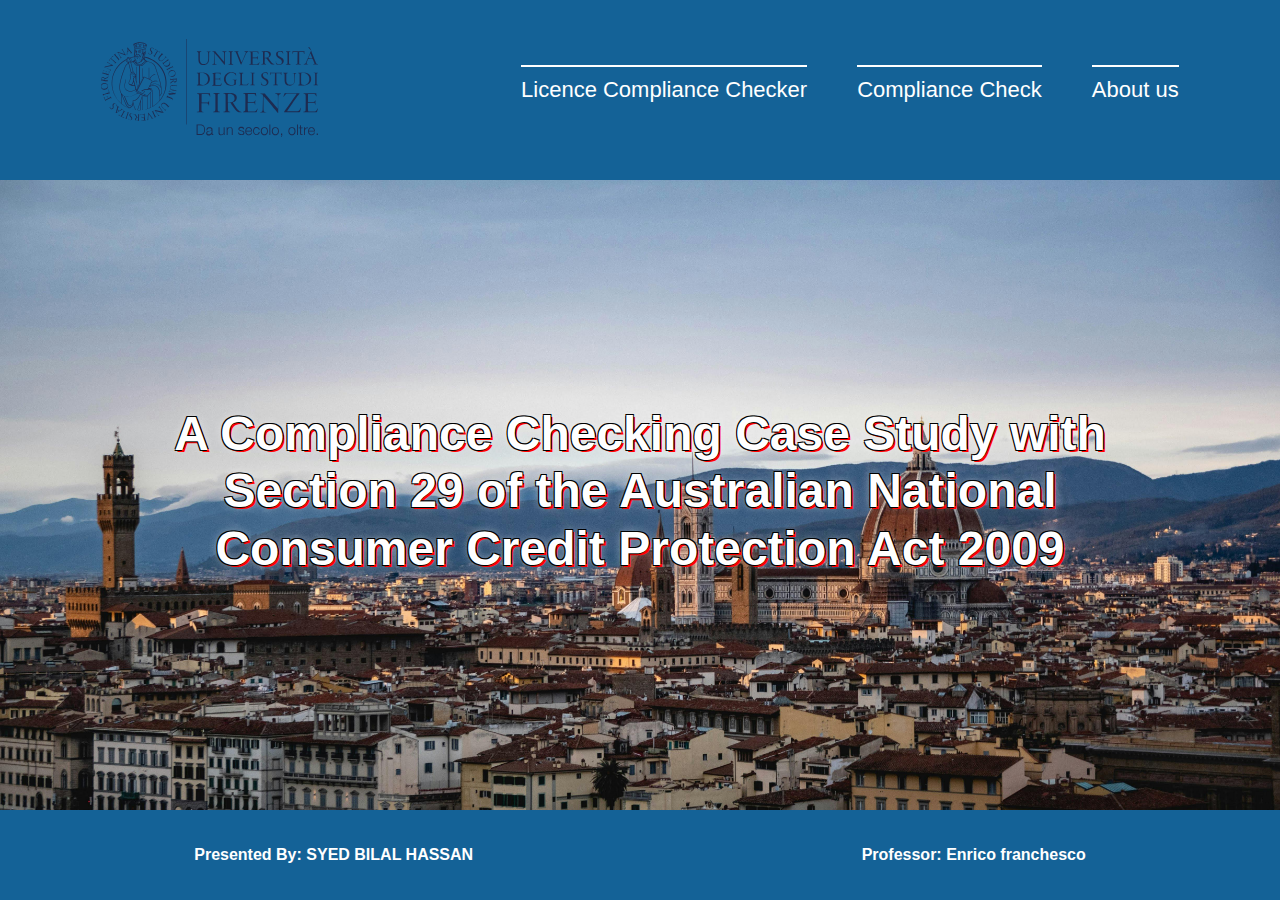
<file: index.html>
<!DOCTYPE html>
<html lang="en">

<head>
  <meta charset="UTF-8" />
  <meta name="viewport" content="width=device-width, initial-scale=1.0">
  <title>Credit Licence Compliance Checker</title>
  <link rel="stylesheet" href="style.css">
</head>

<body>

  <navbar class="navbar">
    <div class="logo">
      <a href="./index.html"><img src="./logo.svg" alt="Logo" /></a>
    </div>
    <div class="nav-links">
      <span class="navliks"><a class="link" href="./compliance-checker.html">Licence Compliance Checker</a></span>
      <span class="navliks"><a class="link" href="./compliance-check.html">Compliance Check</a></span>
      <span class="navliks"><a class="link" href="./about.html">About us</a></span>
    </div>
  </navbar>
  <main class="header">
    <h1 class="project-title">A Compliance Checking Case Study with Section 29 of the Australian National Consumer Credit Protection Act 2009</h1>
  </main>
  <footer>
    <div>
      <h4> Presented By: <span>SYED BILAL HASSAN</span></h4>
    </div>
    <div>
      <h4>Professor: <span>Enrico franchesco</span></h4>
    </div>
  </footer>

  <script src="index.js"></script>

</body>

</html>
</file>
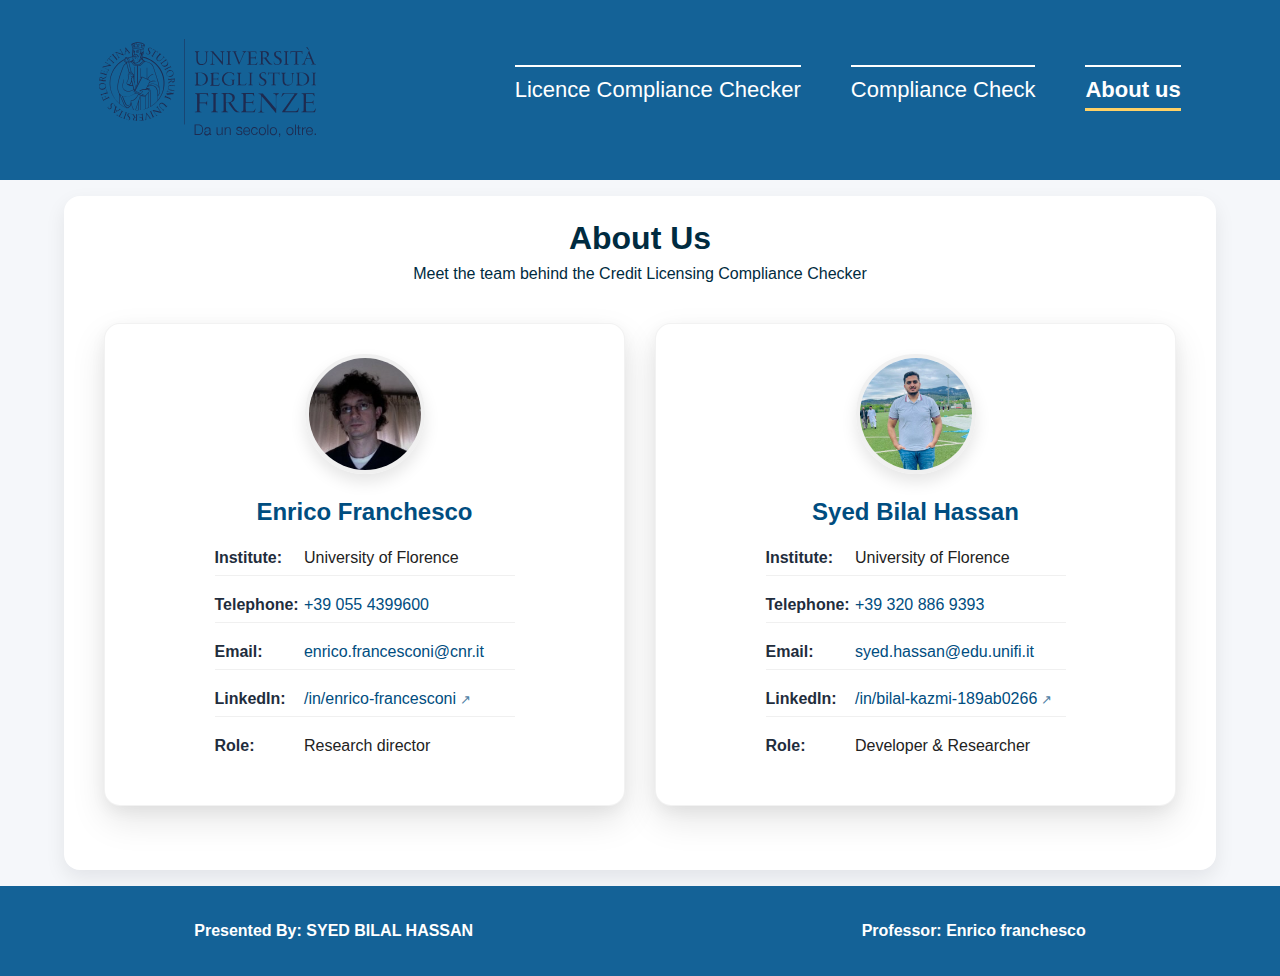
<file: about.html>
<!DOCTYPE html>
<html lang="en">

<head>
  <meta charset="UTF-8" />
  <meta name="viewport" content="width=device-width, initial-scale=1.0">
  <title>About Us - Credit Licensing Compliance Checker</title>
  <link rel="stylesheet" href="style.css">
</head>

<body>

  <navbar class="navbar">
    <div class="logo">
      <a href="./index.html"><img src="./logo.svg" alt="Logo" /></a>
    </div>
    <div class="nav-links">
      <span class="navliks"><a class="link" href="./compliance-checker.html">Licence Compliance Checker</a></span>
      <span class="navliks"><a class="link" href="./compliance-check.html">Compliance Check</a></span>
      <span class="navliks"><a class="link active" href="./about.html">About us</a></span>
    </div>
  </navbar>

  <main class="container">
    <header>
      <h1>About Us</h1>
      <p class="subtitle">Meet the team behind the Credit Licensing Compliance Checker</p>
    </header>

    <div class="about-container">
      <section class="profile-card professor-card">
        <div class="profile-image">
          <img src="./professor.jpeg" alt="Enrico Franchesco" />
        </div>
        <div class="profile-info">
          <h2>Enrico Franchesco</h2>
          <div class="profile-details">
            <div class="detail-item">
              <strong>Institute:</strong> University of Florence
            </div>
            <div class="detail-item">
              <strong>Telephone:</strong> <a href="tel:+390554399600">+39 055 4399600</a>
            </div>
            <div class="detail-item">
              <strong>Email:</strong> <a href="mailto:enrico.francesconi@cnr.it">enrico.francesconi@cnr.it</a>
            </div>
            <div class="detail-item">
              <strong>LinkedIn:</strong> <a href="https://www.linkedin.com/in/enrico-francesconi-4754958/" target="_blank" rel="noopener noreferrer">  /in/enrico-francesconi</a>
            </div>
            <div class="detail-item">
              <strong>Role:</strong> Research director
            </div>
          </div>
        </div>
      </section>

      <section class="profile-card student-card">
        <div class="profile-image">
          <img src="./student.jpeg" alt="Syed Bilal Hassan" />
        </div>
        <div class="profile-info">
          <h2>Syed Bilal Hassan</h2>
          <div class="profile-details">
            <div class="detail-item">
              <strong>Institute:</strong> University of Florence
            </div>
            <div class="detail-item">
              <strong>Telephone:</strong> <a href="tel:+393208869393">+39 320 886 9393</a>
            </div>
            <div class="detail-item">
              <strong>Email:</strong> <a href="mailto:syed.hassan@edu.unifi.it">syed.hassan@edu.unifi.it</a>
            </div>
            <div class="detail-item">
              <strong>LinkedIn:</strong> <a href="https://www.linkedin.com/in/bilal-kazmi-189ab0266/" target="_blank" rel="noopener noreferrer"> /in/bilal-kazmi-189ab0266</a>
            </div>
            <div class="detail-item">
              <strong>Role:</strong> Developer & Researcher
            </div>
          </div>
        </div>
      </section>
    </div>

  </main>

  <footer>
    <div>
      <h4> Presented By: <span>SYED BILAL HASSAN</span></h4>
    </div>
    <div>
      <h4>Professor: <span>Enrico franchesco</span></h4>
    </div>
  </footer>

</body>

</html>
</file>
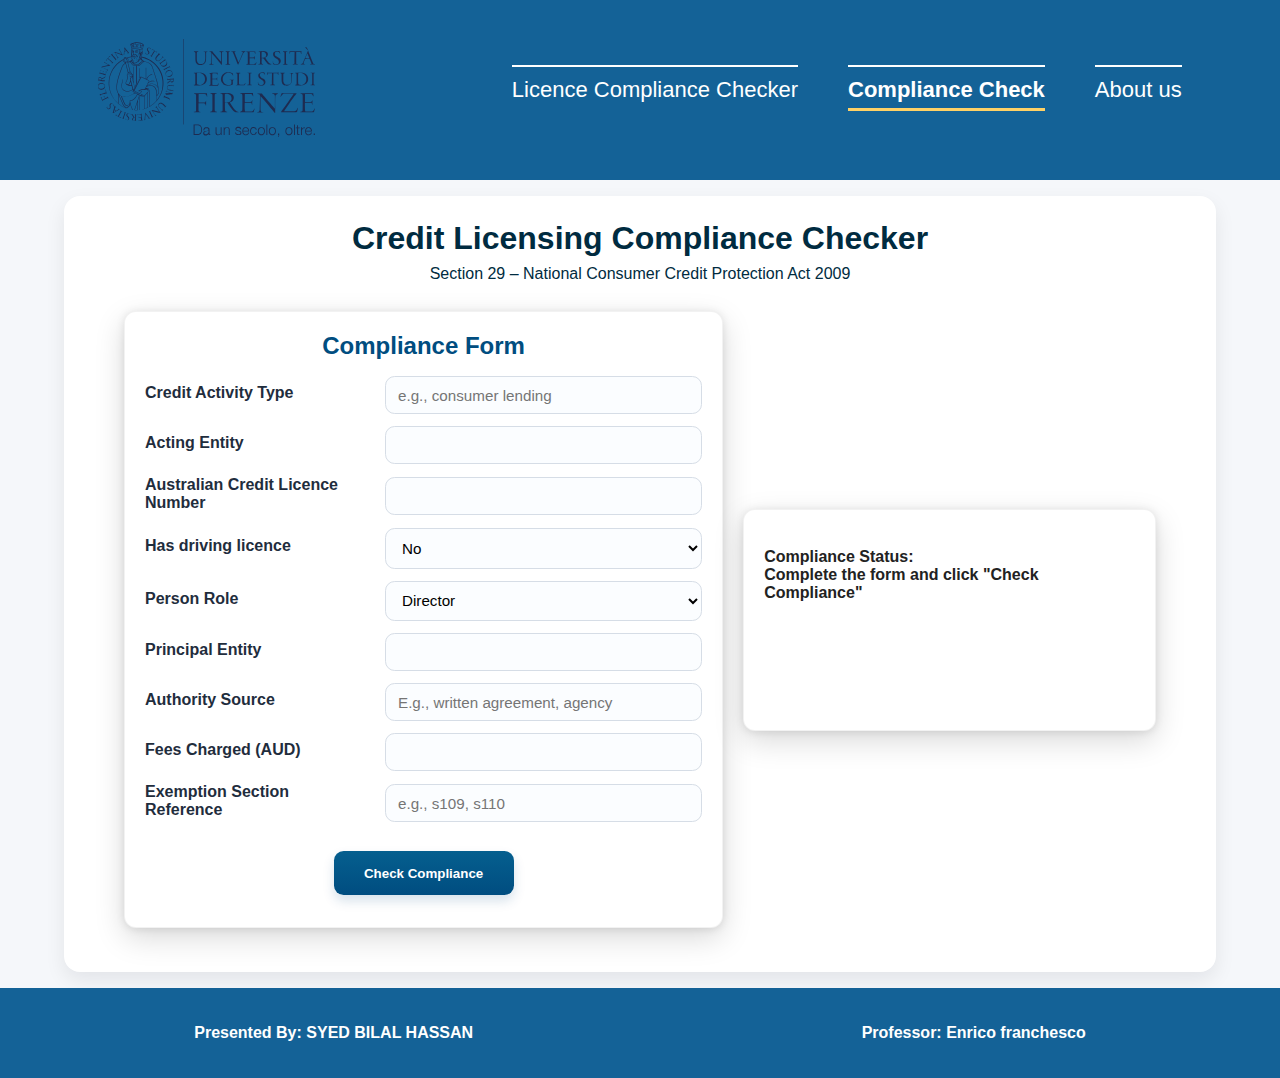
<file: compliance-check.html>
<!DOCTYPE html>
<html lang="en">

<head>
  <meta charset="UTF-8" />
  <meta name="viewport" content="width=device-width, initial-scale=1.0">
  <title>Credit Licensing Compliance Checker</title>
  <link rel="stylesheet" href="style.css">
</head>

<body>

  <navbar class="navbar">
    <div class="logo">
      <a href="./index.html"><img src="./logo.svg" alt="Logo" /></a>
    </div>
    <div class="nav-links">
      <span class="navliks"><a class="link" href="./compliance-checker.html">Licence Compliance Checker</a></span>
      <span class="navliks"><a class="link active" href="./compliance-check.html">Compliance Check</a></span>
      <span class="navliks"><a class="link" href="./about.html">About us</a></span>
    </div>
  </navbar>

  <main class="container">
    <header>
      <h1>Credit Licensing Compliance Checker</h1>
      <p class="subtitle">Section 29 – National Consumer Credit Protection Act 2009</p>
    </header>

    <div class="form-container">
      <section aria-labelledby="form-heading" class="form-column">
        <h2 id="form-heading">Compliance Form</h2>

        <form id="complianceForm" onsubmit="event.preventDefault(); checkCompliance();">
          <div class="form-row">
            <label for="activityType">Credit Activity Type</label>
            <input id="activityType" type="text" placeholder="e.g., consumer lending" />
          </div>

          <div class="form-row">
            <label for="actingEntity">Acting Entity</label>
            <input id="actingEntity" type="text" />
          </div>

          <div class="form-row">
            <label for="licenceNumber">Australian Credit Licence Number</label>
            <input id="licenceNumber" type="text" />
          </div>

          <div class="form-row">
            <label for="hasDrivingLicence">Has driving licence</label>
            <select id="hasDrivingLicence">
              <option value="false">No</option>
              <option value="true">Yes</option>
            </select>
          </div>

          <div class="form-row">
            <label for="personRole">Person Role</label>
            <select id="personRole">
              <option value="Director">Director</option>
              <option value="Employee">Employee</option>
              <option value="Credit Representative">Credit Representative</option>
              <option value="Other">Other</option>
            </select>
          </div>

          <div class="form-row">
            <label for="principalEntity">Principal Entity</label>
            <input id="principalEntity" type="text" />
          </div>

          <div class="form-row">
            <label for="authoritySource">Authority Source</label>
            <input id="authoritySource" type="text" placeholder="E.g., written agreement, agency" />
          </div>

          <div class="form-row">
            <label for="feesCharged">Fees Charged (AUD)</label>
            <input id="feesCharged" type="number" min="0" step="0.01" />
          </div>

          <div class="form-row">
            <label for="exemptionRef">Exemption Section Reference</label>
            <input id="exemptionRef" type="text" placeholder="e.g., s109, s110" />
          </div>

          <div class="form-row">
            <button type="submit">Check Compliance</button>
          </div>
        </form>
      </section>

      <section id="results" class="result neutral result-column" aria-live="polite">
        <strong>Compliance Status:</strong>
        <div id="statusText">Complete the form and click "Check Compliance"</div>
        <div id="licenceInfo"></div>
        <div id="drivingLicenceText"></div>
        <div id="offenceText"></div>
        <div id="defenceText"></div>
        <div id="penaltyText"></div>
      </section>
    </div>

  </main>

  <footer>
    <div>
      <h4> Presented By: <span>SYED BILAL HASSAN</span></h4>
    </div>
    <div>
      <h4>Professor: <span>Enrico franchesco</span></h4>
    </div>
  </footer>

  <script>
    // checkCompliance()
    // Legal logic summary (comments):
    // - Activities after 1 July 2011 fall under the Act.
    // - If licence number missing -> unlicensed activity.
    // - If fees > 0 and no licence -> offence (fee-taking without licence).
    // - If principal + authority + (licence or exemption) present -> defence may apply.

    function checkCompliance() {
      const licence = document.getElementById('licenceNumber').value.trim();
      const fees = Number(document.getElementById('feesCharged').value || 0);
      const principal = document.getElementById('principalEntity').value.trim();
      const authority = document.getElementById('authoritySource').value.trim();
      const exemption = document.getElementById('exemptionRef').value.trim();

      const statusEl = document.getElementById('statusText');
      const offenceEl = document.getElementById('offenceText');
      const defenceEl = document.getElementById('defenceText');
      const penaltyEl = document.getElementById('penaltyText');
      const resultsSection = document.getElementById('results');

      // Reset
      offenceEl.textContent = '';
      defenceEl.textContent = '';
      penaltyEl.textContent = '';

      // Clear licence and driving licence display fields
      const licenceInfoEl = document.getElementById('licenceInfo');
      const drivingLicenceEl = document.getElementById('drivingLicenceText');
      if (licenceInfoEl) licenceInfoEl.textContent = '';
      if (drivingLicenceEl) drivingLicenceEl.textContent = '';

      // Activity date fields removed - assume activities are in-scope by default
      const inScope = true;

      // Read driving licence select
      const hasDrivingLicence = document.getElementById('hasDrivingLicence') ? document.getElementById('hasDrivingLicence').value === 'true' : false;

      // Determine licensed status
      const isLicensed = licence !== '';

      // Determine offence: fees > 0 and no licence
      const offenceDetected = (!isLicensed && fees > 0);

      // Determine defence: principal + authority + (licence or exemption)
      const defenceApplied = principal && authority && (isLicensed || exemption);

      // Always show licence number and driving licence status in results area
      if (licenceInfoEl) licenceInfoEl.textContent = licence ? `Licence Number: ${licence}` : 'Licence Number: (none)';
      if (drivingLicenceEl) drivingLicenceEl.textContent = `Has driving licence: ${hasDrivingLicence ? 'Yes' : 'No'}`;

      // If licensed, compliant
      if (isLicensed) {
        statusEl.textContent = 'Compliant: Licence present.';
        resultsSection.className = 'result neutral result-column compliant';
        penaltyEl.textContent = 'No penalty.';
        return;
      }

      // Not licensed
      statusEl.textContent = 'Non-Compliant: No licence provided';
      resultsSection.className = 'result neutral result-column noncompliant';

      // Offence logic
      if (offenceDetected) {
        offenceEl.textContent = 'Offence Detected: Fees were charged without a licence.';
        // Suggest a penalty outcome (informational only)
        penaltyEl.textContent = 'Penalty Outcome: Offence may attract penalties under s29; refer to legal counsel.';
      } else {
        offenceEl.textContent = 'Offence Detected: No (no fees charged), but activity may still be unauthorised.';
        penaltyEl.textContent = 'Penalty Outcome: No immediate fee-based offence detected.';
      }

      // Defence
      if (defenceApplied) {
        defenceEl.textContent = 'Defence Applied: Acting under a principal with authority and licence/exemption — defence may apply.';
        // If defence applies, change colour to indicate defence
        resultsSection.className = 'result neutral result-column defence';
      }

      // Accessibility: focus result
      resultsSection.scrollIntoView({ behavior: 'smooth' });
    }
  </script>

</body>

</html>
</file>
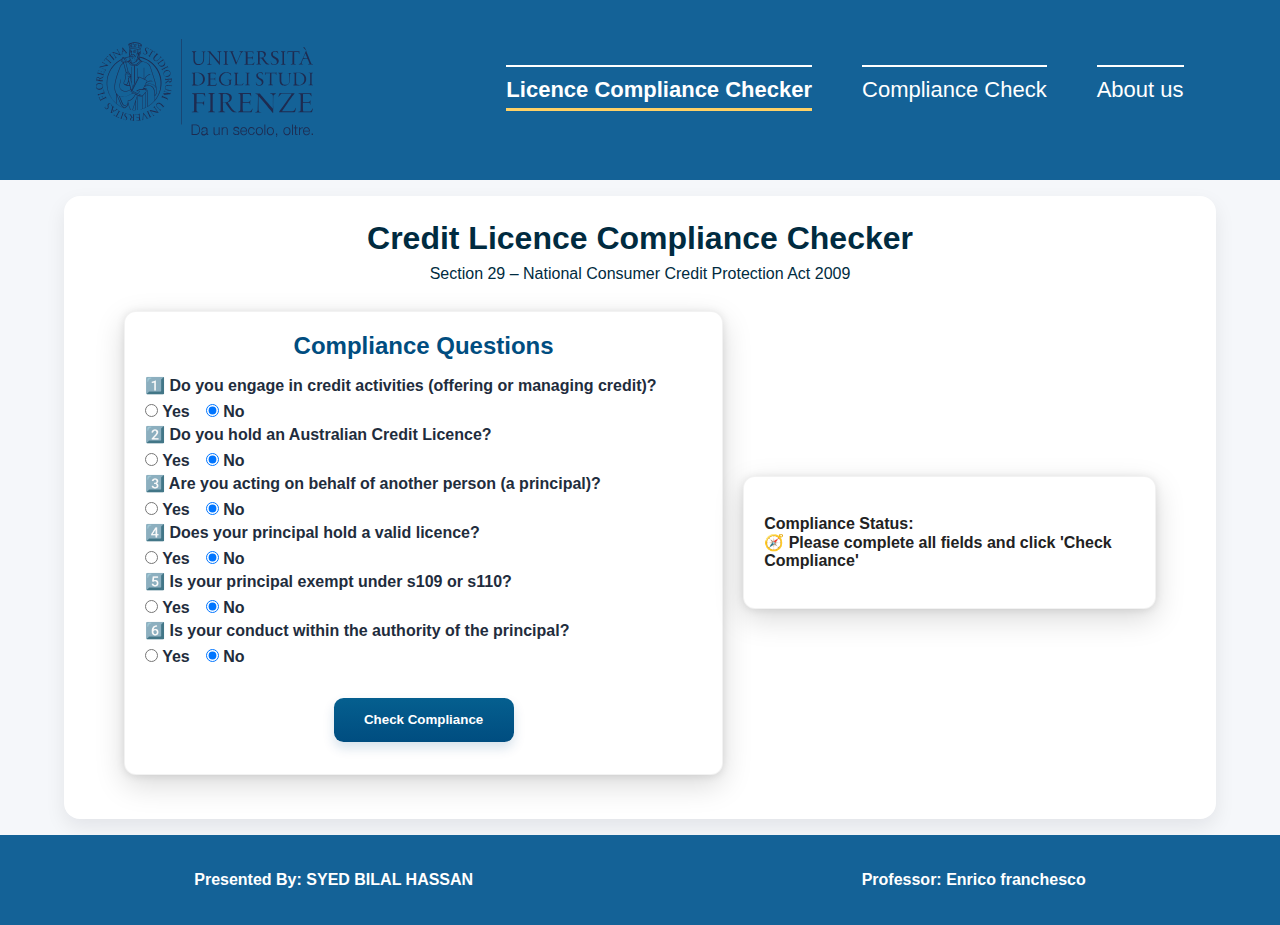
<file: compliance-checker.html>
<!DOCTYPE html>
<html lang="en">

<head>
  <meta charset="UTF-8" />
  <meta name="viewport" content="width=device-width, initial-scale=1.0">
  <title>Credit Licence Compliance Checker</title>
  <link rel="stylesheet" href="style.css">
</head>

<body>

  <navbar class="navbar">
    <div class="logo">
      <a href="./index.html"><img src="./logo.svg" alt="Logo" /></a>
    </div>
    <div class="nav-links">
      <span class="navliks"><a class="link active" href="./compliance-checker.html">Licence Compliance Checker</a></span>
      <span class="navliks"><a class="link" href="./compliance-check.html">Compliance Check</a></span>
      <span class="navliks"><a class="link" href="./about.html">About us</a></span>
    </div>
  </navbar>
  <main class="container">
    <header>
      <h1>Credit Licence Compliance Checker</h1>
      <p class="subtitle">Section 29 – National Consumer Credit Protection Act 2009</p>
    </header>

    <div class="form-container">
      <section aria-labelledby="form-heading" class="form-column">
        <h2 id="form-heading">Compliance Questions</h2>
        
        <div class="question">
          <label>1️⃣ Do you engage in credit activities (offering or managing credit)?</label>
          <div class="radio-group">
            <label><input type="radio" name="engagesInCreditActivity" value="true"> Yes</label>
            <label><input type="radio" name="engagesInCreditActivity" value="false" checked> No</label>
          </div>
        </div>

        <div class="question">
          <label>2️⃣ Do you hold an Australian Credit Licence?</label>
          <div class="radio-group">
            <label><input type="radio" name="hasLicence" value="true"> Yes</label>
            <label><input type="radio" name="hasLicence" value="false" checked> No</label>
          </div>
        </div>

        <div class="question">
          <label>3️⃣ Are you acting on behalf of another person (a principal)?</label>
          <div class="radio-group">
            <label><input type="radio" name="actsOnBehalfOfPrincipal" value="true"> Yes</label>
            <label><input type="radio" name="actsOnBehalfOfPrincipal" value="false" checked> No</label>
          </div>
        </div>

        <div class="question">
          <label>4️⃣ Does your principal hold a valid licence?</label>
          <div class="radio-group">
            <label><input type="radio" name="principalHoldsLicence" value="true"> Yes</label>
            <label><input type="radio" name="principalHoldsLicence" value="false" checked> No</label>
          </div>
        </div>

        <div class="question">
          <label>5️⃣ Is your principal exempt under s109 or s110?</label>
          <div class="radio-group">
            <label><input type="radio" name="principalIsExempt" value="true"> Yes</label>
            <label><input type="radio" name="principalIsExempt" value="false" checked> No</label>
          </div>
        </div>

        <div class="question">
          <label>6️⃣ Is your conduct within the authority of the principal?</label>
          <div class="radio-group">
            <label><input type="radio" name="conductWithinAuthority" value="true"> Yes</label>
            <label><input type="radio" name="conductWithinAuthority" value="false" checked> No</label>
          </div>
        </div>

        <div class="form-row">
          <button onclick="checkCompliance()">Check Compliance</button>
        </div>
      </section>

      <section id="result" class="result neutral result-column" aria-live="polite">
        <strong>Compliance Status:</strong>
        <div id="statusText">🧭 Please complete all fields and click 'Check Compliance'</div>
      </section>
    </div>

  </main>
  <footer>
    <div>
      <h4> Presented By: <span>SYED BILAL HASSAN</span></h4>
    </div>
    <div>
      <h4>Professor: <span>Enrico franchesco</span></h4>
    </div>
  </footer>

  <script src="index.js"></script>

</body>

</html>
</file>
<file: style.css>
* {
  margin: 0;
  padding: 0;
  box-sizing: border-box;
  align-items: center;
}
body {
  font-family: 'Segoe UI', sans-serif;
  background: #f5f7fa;
  color: #222;
  display: flex;
  flex-direction: column;
  min-height: 100vh;
}

.container {
  background: white;
  padding: 1.5rem 2.5rem;
  border-radius: 1rem;
  box-shadow: 0 8px 20px rgba(2,6,23,0.08);
  width: 90%;
  margin: 1rem auto;
}

h1, p {
  text-align: center;
  color: #002b40;
  margin-bottom: 0.5rem;
}

h2 {
  text-align: center;
  color: #004d80;
  margin-bottom: 1rem;
}

/* Form layout: modern, responsive */
.form-row {
  display: grid;
  grid-template-columns: 220px 1fr;
  gap: 0.75rem 1.25rem;
  align-items: center;
  margin: 0.75rem 0;
}

/* Button row aligns to the center */
.form-row:has(button) {
  display: flex;
  justify-content: center;
  grid-template-columns: none;
}

label {
  display: block;
  margin-bottom: .25rem;
  font-weight: 700;
  color: #1f2d3d;
}

input[type="text"],
input[type="number"],
input[type="date"],
select,
textarea {
  width: 100%;
  padding: .6rem .75rem;
  border-radius: .6rem;
  border: 1px solid #d6dde6;
  background: #fbfdff;
  font-size: 0.95rem;
  box-sizing: border-box;
}

input:focus, select:focus, textarea:focus {
  outline: none;
  border-color: #2b8bd3;
}

/* Small screens: stack labels and inputs */
@media (max-width: 640px) {
  .form-row {
    grid-template-columns: 1fr;
  }
  .form-row.label-on-top label { margin-bottom: .5rem; }
}

/* Form action button */
button {
  background: linear-gradient(180deg,#055f8f 0%, #004d80 100%);
  color: white;
  border: none;
  padding: .9rem 1.4rem;
  border-radius: .6rem;
  cursor: pointer;
  width: 180px;
  font-weight: 700;
  margin-top: 1rem;
  box-shadow: 0 6px 12px rgba(4,77,128,0.16);
}

button:hover {
  box-shadow: 0 8px 16px rgba(4,77,128,0.2);
}

.result {
  font-weight: 600;
  text-align: left;
  white-space: pre-line;
}

.compliant {
  color: #0a6b1e;
  font-weight: 700;
  border-left: 4px solid #2ecc71;
}

.noncompliant {
  color: #b50000;
  font-weight: 700;
  border-left: 4px solid #ff6b6b;
}

.defence {
  color: #8a5c00;
  font-weight: 700;
  border-left: 4px solid #ffb020;
}

.compliant {
  color: #0a6b1e;
  font-weight: 700;
}

.noncompliant {
  color: #b50000;
  font-weight: 700;
}

.defence {
  color: #8a5c00;
  font-weight: 700;
}

.navbar {
  width: 100%;
  height: 20vh;
  background-color: #146297;
  display: flex;
  align-items: center; 
  justify-content: space-around;
}

.nav-links {
  display: flex;
  gap: 50px;
}

.link {
  color: white;
  text-decoration: none;
  font-size: 22px;
  border-top: 2px solid white;
  padding-top: 10px;
}
.link:hover {
  border-bottom: 2px solid white;
  padding-bottom: 5px;
}

/* Active nav link */
.link.active {
  font-weight: 700;
  border-bottom: 3px solid #ffd166; /* gold highlight */
  padding-bottom: 6px;
}

footer {
  width: 100%;
  height: 10vh;
  background-color: #146297;
  display: flex;
  align-items: center;
  justify-content: space-around;
  color: white;
  margin-top: auto;
}

.header {
  width: 100%;
  height: 70vh;
  background-image: url('./pexels-o-darny-4015473.jpg');
  background-size: cover;
  background-position: center;
  display: flex;
  align-items: center;
  justify-content: center;
}

.project-title {
  font-size: 3rem;
  font-weight: bold;
  color: white;
  text-shadow: 
    -1px -1px 0 black,
    1px -1px 0 black,
    -1px 1px 0 black,
    2px 2px 0 rgb(255, 0, 0),
    0 0 10px rgba(255,255,255,0.5);
  text-align: center;
  max-width: 80%;
  line-height: 1.2;
}

@media (max-width: 1024px) {
  .project-title {
    font-size: 2rem;
  }
  
  .form-container {
    flex-direction: column;
    gap: 20px;
  }
  
  .form-column {
    margin-bottom: 0;
  }
  
  .result-column {
    margin-top: 0;
  }
}

/* NEW: styles for radio groups and small input groups */
.radio-group {
  display: flex;
  gap: 1rem;
  margin-top: .5rem;
}
.radio-group label {
  font-weight: 600;
}

.inline {
  display: inline-flex;
  align-items: center;
  gap: .5rem;
} 

.hidden { display: none; }

.form-container {
  display: flex;
  justify-content: space-between;
  gap: 20px;
  padding: 20px;
  border-radius: 12px;
  width: 100%;
}

.form-column {
  flex: 1;
  padding: 20px;
  border-radius: 12px;
  box-shadow: 
    0 10px 30px rgba(0,0,0,0.15),
    0 1px 8px rgba(0,0,0,0.1);
  background: white;
  border: 1px solid rgba(0,0,0,0.05);
  max-width: 60%;
}

.result-column {
  flex: 1;
  padding: 20px;
  border-radius: 12px;
  box-shadow: 
    0 10px 30px rgba(0,0,0,0.15),
    0 1px 8px rgba(0,0,0,0.1);
  background: white;
  border: 1px solid rgba(0,0,0,0.05);
  max-width: 40%;
}

/* About Page Styles */
.about-container {
  display: grid;
  grid-template-columns: 1fr 1fr;
  gap: 30px;
  margin: 40px 0;
  max-width: 1200px;
}

.profile-card {
  background: white;
  border-radius: 16px;
  box-shadow: 
    0 15px 35px rgba(0,0,0,0.1),
    0 5px 15px rgba(0,0,0,0.05);
  padding: 30px;
  text-align: center;
  border: 1px solid rgba(0,0,0,0.05);
  transition: transform 0.3s ease, box-shadow 0.3s ease;
}

.profile-card:hover {
  transform: translateY(-5px);
  box-shadow: 
    0 20px 40px rgba(0,0,0,0.15),
    0 10px 20px rgba(0,0,0,0.1);
}

.profile-image {
  margin-bottom: 20px;
}

.profile-image img {
  width: 120px;
  height: 120px;
  border-radius: 50%;
  object-fit: cover;
  border: 4px solid #f0f0f0;
  box-shadow: 0 8px 16px rgba(0,0,0,0.1);
}

.profile-info h2 {
  color: #004d80;
  margin-bottom: 15px;
  font-size: 1.5rem;
}

.profile-details {
  text-align: left;
  max-width: 300px;
  margin: 0 auto;
}

.detail-item {
  margin-bottom: 12px;
  padding: 8px 0;
  border-bottom: 1px solid #f0f0f0;
}

.detail-item:last-child {
  border-bottom: none;
}

.detail-item strong {
  color: #1f2d3d;
  display: inline-block;
  min-width: 85px;
}

.detail-item a {
  color: #004d80;
  text-decoration: none;
  font-weight: 500;
  transition: color 0.3s ease;
}

.detail-item a:hover {
  color: #007acc;
  text-decoration: underline;
}

.detail-item a[target="_blank"]:after {
  content: " ↗";
  font-size: 0.8em;
  opacity: 0.7;
}

/* Responsive adjustments for about page */
@media (max-width: 768px) {
  .about-container {
    grid-template-columns: 1fr;
    gap: 20px;
  }
  
  .profile-card {
    padding: 20px;
  }
  
  .profile-image img {
    width: 100px;
    height: 100px;
  }
}
</file>
